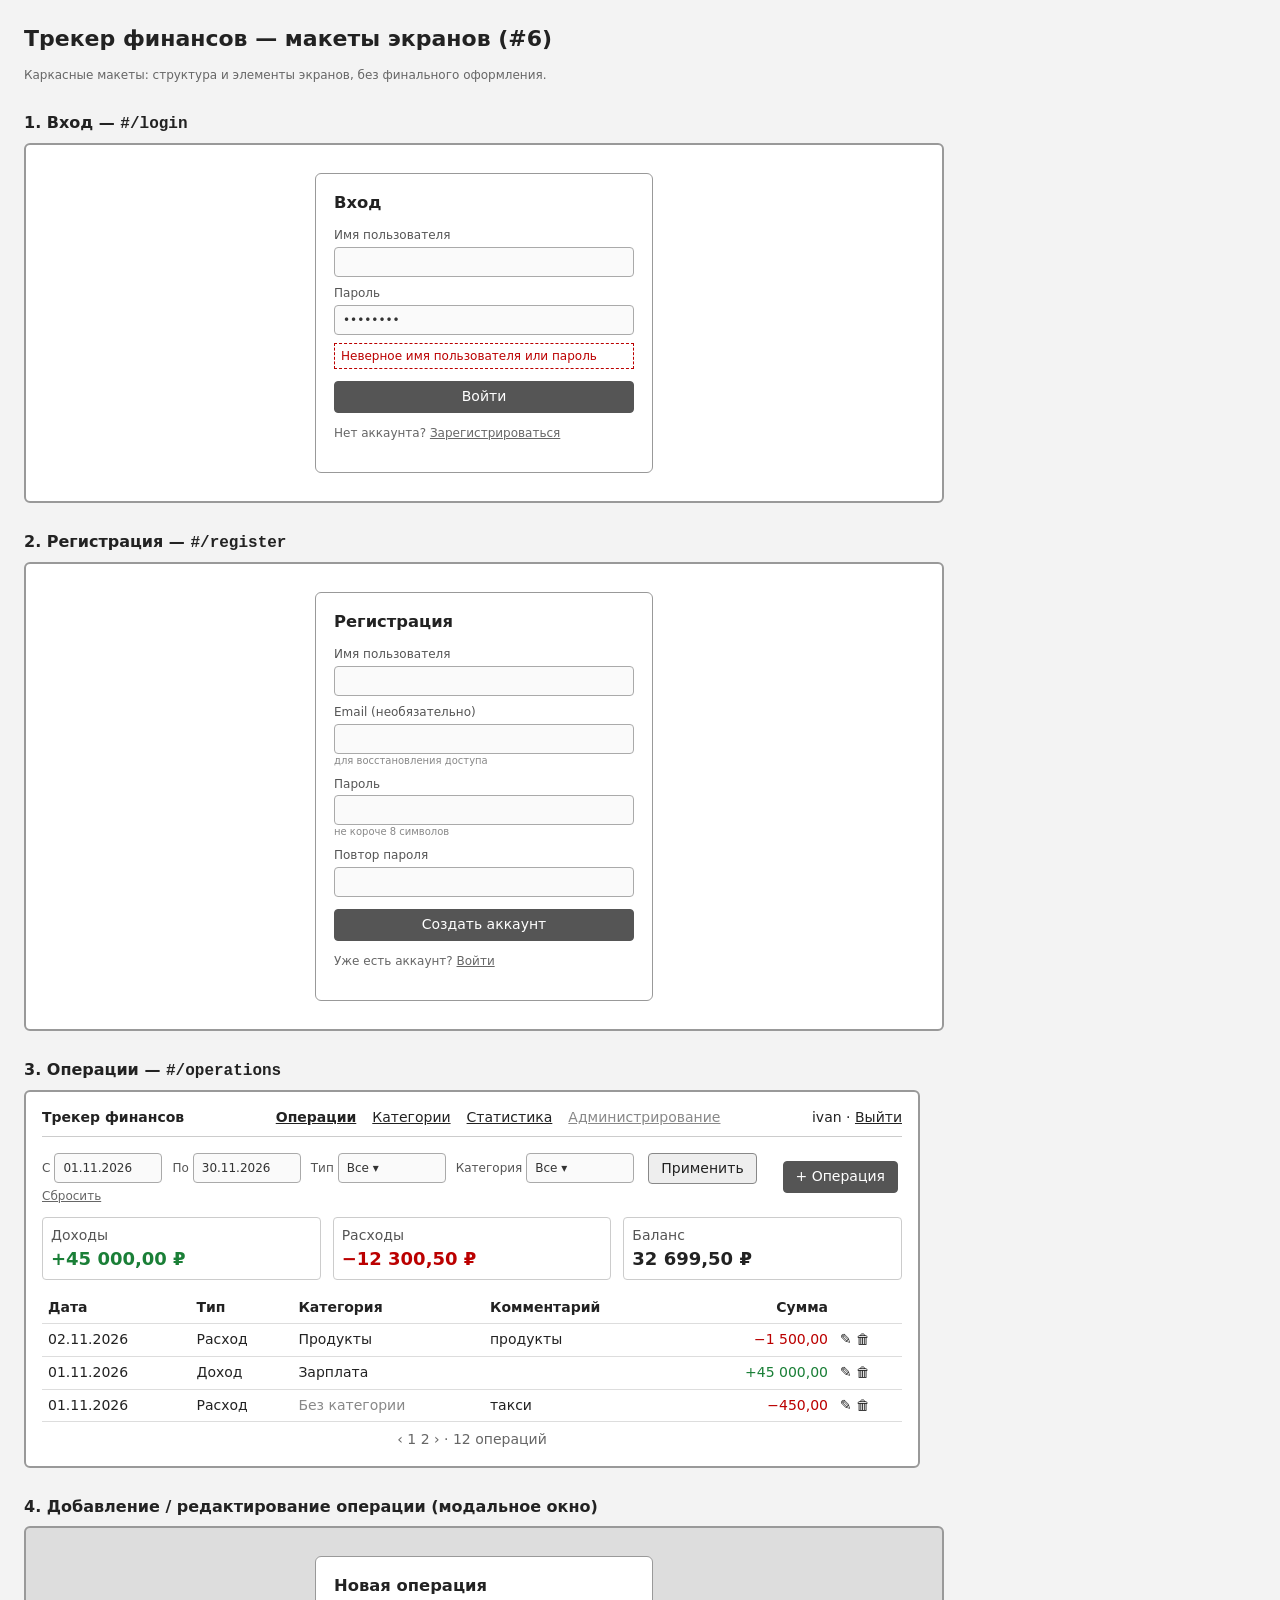
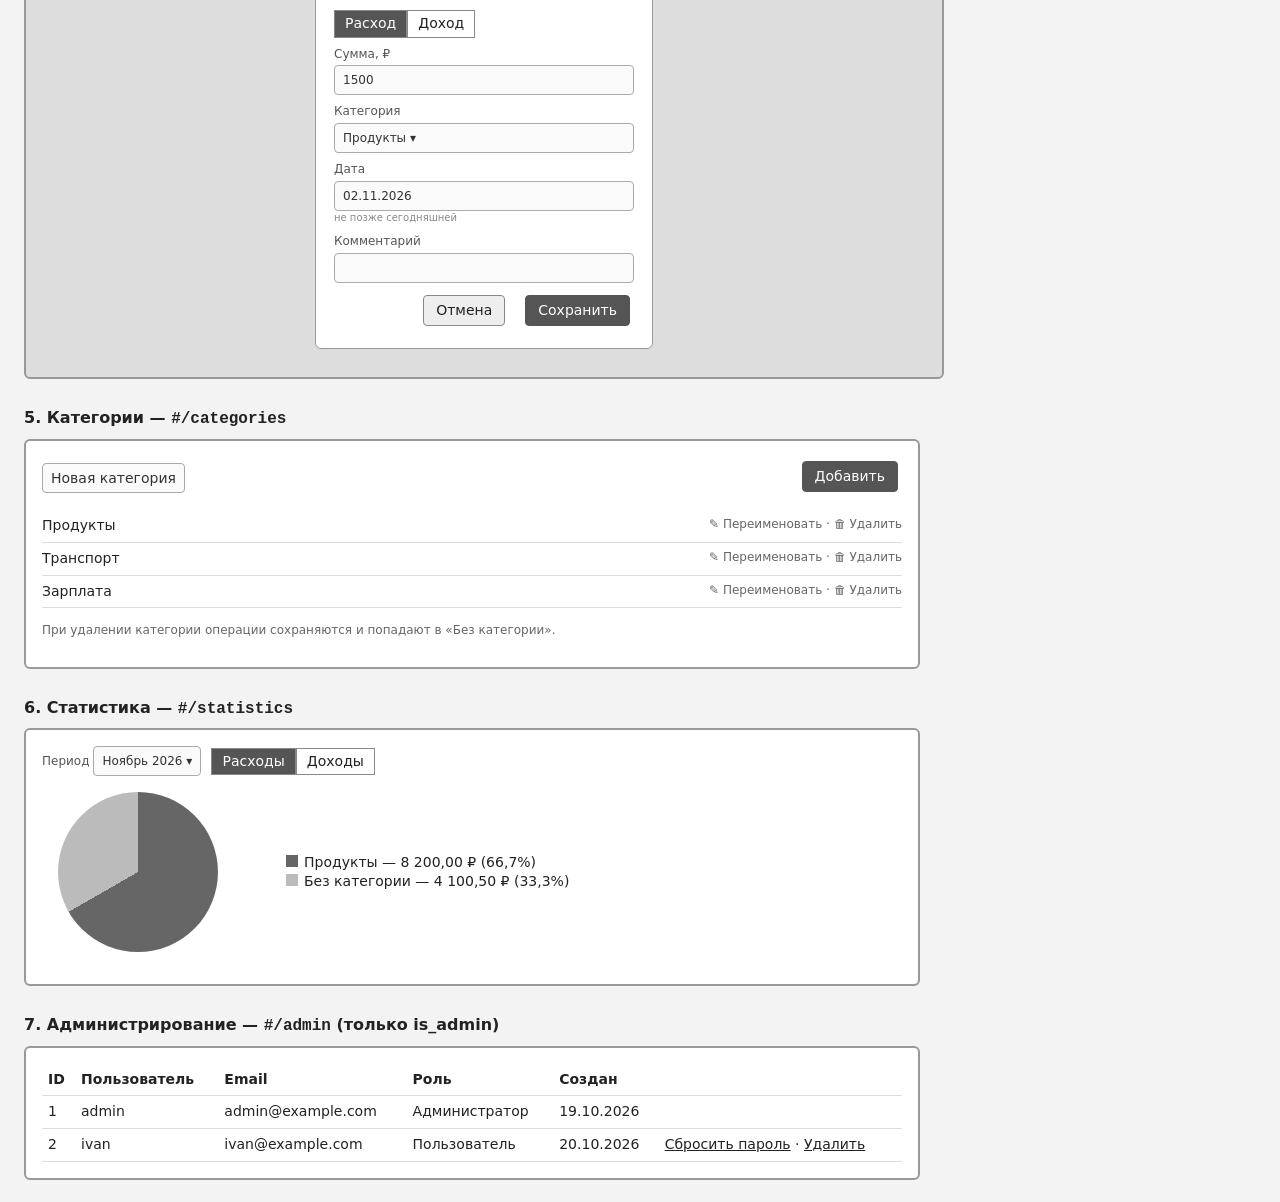
<file: frontend/mockups/index.html>
<!doctype html>
<html lang="ru">
<head>
<meta charset="utf-8">
<meta name="viewport" content="width=device-width, initial-scale=1">
<title>Трекер финансов — макеты экранов</title>
<link rel="stylesheet" href="wireframe.css">
</head>
<body>
<h1>Трекер финансов — макеты экранов (#6)</h1>
<p class="note">Каркасные макеты: структура и элементы экранов, без финального оформления.</p>

<section class="screen" id="login">
  <h2>1. Вход — <code>#/login</code></h2>
  <div class="frame center">
    <div class="card">
      <h3>Вход</h3>
      <label>Имя пользователя<span class="input"></span></label>
      <label>Пароль<span class="input">••••••••</span></label>
      <div class="error">Неверное имя пользователя или пароль</div>
      <span class="btn primary wide">Войти</span>
      <p class="small">Нет аккаунта? <u>Зарегистрироваться</u></p>
    </div>
  </div>
</section>

<section class="screen" id="register">
  <h2>2. Регистрация — <code>#/register</code></h2>
  <div class="frame center">
    <div class="card">
      <h3>Регистрация</h3>
      <label>Имя пользователя<span class="input"></span></label>
      <label>Email (необязательно)<span class="input"></span><small>для восстановления доступа</small></label>
      <label>Пароль<span class="input"></span><small>не короче 8 символов</small></label>
      <label>Повтор пароля<span class="input"></span></label>
      <span class="btn primary wide">Создать аккаунт</span>
      <p class="small">Уже есть аккаунт? <u>Войти</u></p>
    </div>
  </div>
</section>

<section class="screen" id="operations">
  <h2>3. Операции — <code>#/operations</code></h2>
  <div class="frame">
    <div class="topbar"><b>Трекер финансов</b><nav><u class="active">Операции</u><u>Категории</u><u>Статистика</u><u class="admin">Администрирование</u></nav><span>ivan · <u>Выйти</u></span></div>
    <div class="row">
      <div class="filters">
        <label>С<span class="input sm">01.11.2026</span></label>
        <label>По<span class="input sm">30.11.2026</span></label>
        <label>Тип<span class="input sm">Все ▾</span></label>
        <label>Категория<span class="input sm">Все ▾</span></label>
        <span class="btn">Применить</span><u class="small">Сбросить</u>
      </div>
      <span class="btn primary">+ Операция</span>
    </div>
    <div class="totals">
      <div>Доходы<b class="inc">+45 000,00 ₽</b></div>
      <div>Расходы<b class="exp">−12 300,50 ₽</b></div>
      <div>Баланс<b>32 699,50 ₽</b></div>
    </div>
    <table>
      <tr><th>Дата</th><th>Тип</th><th>Категория</th><th>Комментарий</th><th class="r">Сумма</th><th></th></tr>
      <tr><td>02.11.2026</td><td>Расход</td><td>Продукты</td><td>продукты</td><td class="r exp">−1 500,00</td><td>✎ 🗑</td></tr>
      <tr><td>01.11.2026</td><td>Доход</td><td>Зарплата</td><td></td><td class="r inc">+45 000,00</td><td>✎ 🗑</td></tr>
      <tr><td>01.11.2026</td><td>Расход</td><td class="muted">Без категории</td><td>такси</td><td class="r exp">−450,00</td><td>✎ 🗑</td></tr>
    </table>
    <div class="pager">‹ 1 2 › · 12 операций</div>
  </div>
</section>

<section class="screen" id="form">
  <h2>4. Добавление / редактирование операции (модальное окно)</h2>
  <div class="frame center dim">
    <div class="card">
      <h3>Новая операция</h3>
      <div class="seg"><span class="on">Расход</span><span>Доход</span></div>
      <label>Сумма, ₽<span class="input">1500</span></label>
      <label>Категория<span class="input">Продукты ▾</span></label>
      <label>Дата<span class="input">02.11.2026</span><small>не позже сегодняшней</small></label>
      <label>Комментарий<span class="input"></span></label>
      <div class="row end"><span class="btn">Отмена</span><span class="btn primary">Сохранить</span></div>
    </div>
  </div>
</section>

<section class="screen" id="categories">
  <h2>5. Категории — <code>#/categories</code></h2>
  <div class="frame">
    <div class="row"><span class="input">Новая категория</span><span class="btn primary">Добавить</span></div>
    <ul class="list">
      <li>Продукты <span>✎ Переименовать · 🗑 Удалить</span></li>
      <li>Транспорт <span>✎ Переименовать · 🗑 Удалить</span></li>
      <li>Зарплата <span>✎ Переименовать · 🗑 Удалить</span></li>
    </ul>
    <p class="small">При удалении категории операции сохраняются и попадают в «Без категории».</p>
  </div>
</section>

<section class="screen" id="statistics">
  <h2>6. Статистика — <code>#/statistics</code></h2>
  <div class="frame">
    <div class="filters"><label>Период<span class="input sm">Ноябрь 2026 ▾</span></label><div class="seg"><span class="on">Расходы</span><span>Доходы</span></div></div>
    <div class="row start">
      <div class="pie"></div>
      <ul class="legend">
        <li><i class="c1"></i>Продукты — 8 200,00 ₽ (66,7%)</li>
        <li><i class="c2"></i>Без категории — 4 100,50 ₽ (33,3%)</li>
      </ul>
    </div>
  </div>
</section>

<section class="screen" id="admin">
  <h2>7. Администрирование — <code>#/admin</code> (только is_admin)</h2>
  <div class="frame">
    <table>
      <tr><th>ID</th><th>Пользователь</th><th>Email</th><th>Роль</th><th>Создан</th><th></th></tr>
      <tr><td>1</td><td>admin</td><td>admin@example.com</td><td>Администратор</td><td>19.10.2026</td><td></td></tr>
      <tr><td>2</td><td>ivan</td><td>ivan@example.com</td><td>Пользователь</td><td>20.10.2026</td><td><u>Сбросить пароль</u> · <u>Удалить</u></td></tr>
    </table>
  </div>
</section>
</body>
</html>
</file>
<file: frontend/mockups/wireframe.css>
/* Каркасный стиль макетов: серые блоки, без финального оформления */
body { font: 14px/1.4 system-ui, -apple-system, "Segoe UI", sans-serif; color: #222; background: #f3f3f3; margin: 24px; }
h1 { font-size: 22px; margin: 0 0 4px; }
.note, .small { color: #666; font-size: 12px; }
.screen { margin: 28px 0; }
.screen h2 { font-size: 16px; margin: 0 0 8px; }
.frame { background: #fff; border: 2px solid #999; border-radius: 6px; padding: 16px; max-width: 860px; }
.frame.center { display: flex; justify-content: center; padding: 28px; }
.frame.dim { background: #ddd; }
.card { background: #fff; border: 1px solid #999; border-radius: 6px; padding: 18px; width: 300px; }
.card h3 { margin: 0 0 12px; }
label { display: block; font-size: 12px; color: #555; margin: 8px 0; }
label small { display: block; color: #888; }
.input { display: block; border: 1px solid #aaa; border-radius: 4px; height: 28px; line-height: 28px; padding: 0 8px; margin-top: 3px; color: #333; background: #fafafa; }
.input.sm { display: inline-block; min-width: 90px; margin: 0 4px; }
.btn { display: inline-block; white-space: nowrap; border: 1px solid #888; border-radius: 4px; padding: 5px 12px; background: #eee; margin: 4px; }
.btn.primary { background: #555; color: #fff; border-color: #555; }
.btn.wide { display: block; text-align: center; margin: 12px 0 0; }
.error { color: #b00; font-size: 12px; border: 1px dashed #b00; padding: 4px 6px; margin: 8px 0; }
.topbar { display: flex; justify-content: space-between; align-items: center; border-bottom: 1px solid #ccc; padding-bottom: 8px; margin-bottom: 12px; }
.topbar nav u { margin: 0 8px; }
.topbar nav .active { font-weight: bold; }
.topbar nav .admin { color: #888; }
.row { display: flex; justify-content: space-between; align-items: center; gap: 12px; }
.row.end { justify-content: flex-end; } .row.start { justify-content: flex-start; }
.filters { display: flex; align-items: center; flex-wrap: wrap; }
.filters label { display: inline-block; margin: 0 6px 0 0; }
.totals { display: flex; gap: 12px; margin: 12px 0; }
.totals div { flex: 1; border: 1px solid #ccc; border-radius: 4px; padding: 8px; color: #555; }
.totals b { display: block; font-size: 18px; color: #222; }
.inc { color: #1a7f37 !important; } .exp { color: #b00 !important; } .muted { color: #888; }
table { width: 100%; border-collapse: collapse; }
th, td { border-bottom: 1px solid #ddd; padding: 6px; text-align: left; } .r { text-align: right; }
.pager { text-align: center; color: #666; margin-top: 8px; }
.seg span { display: inline-block; border: 1px solid #888; padding: 3px 10px; } .seg .on { background: #555; color: #fff; }
.list { list-style: none; padding: 0; } .list li { display: flex; justify-content: space-between; border-bottom: 1px solid #ddd; padding: 6px 0; } .list span { color: #666; font-size: 12px; }
.pie { width: 160px; height: 160px; border-radius: 50%; background: conic-gradient(#666 0 66.7%, #bbb 66.7% 100%); margin: 16px; }
.legend { list-style: none; } .legend i { display: inline-block; width: 12px; height: 12px; margin-right: 6px; } .c1 { background: #666; } .c2 { background: #bbb; }
@media (max-width: 640px) { body { margin: 12px; } .totals, .row { flex-direction: column; align-items: stretch; } }
</file>
